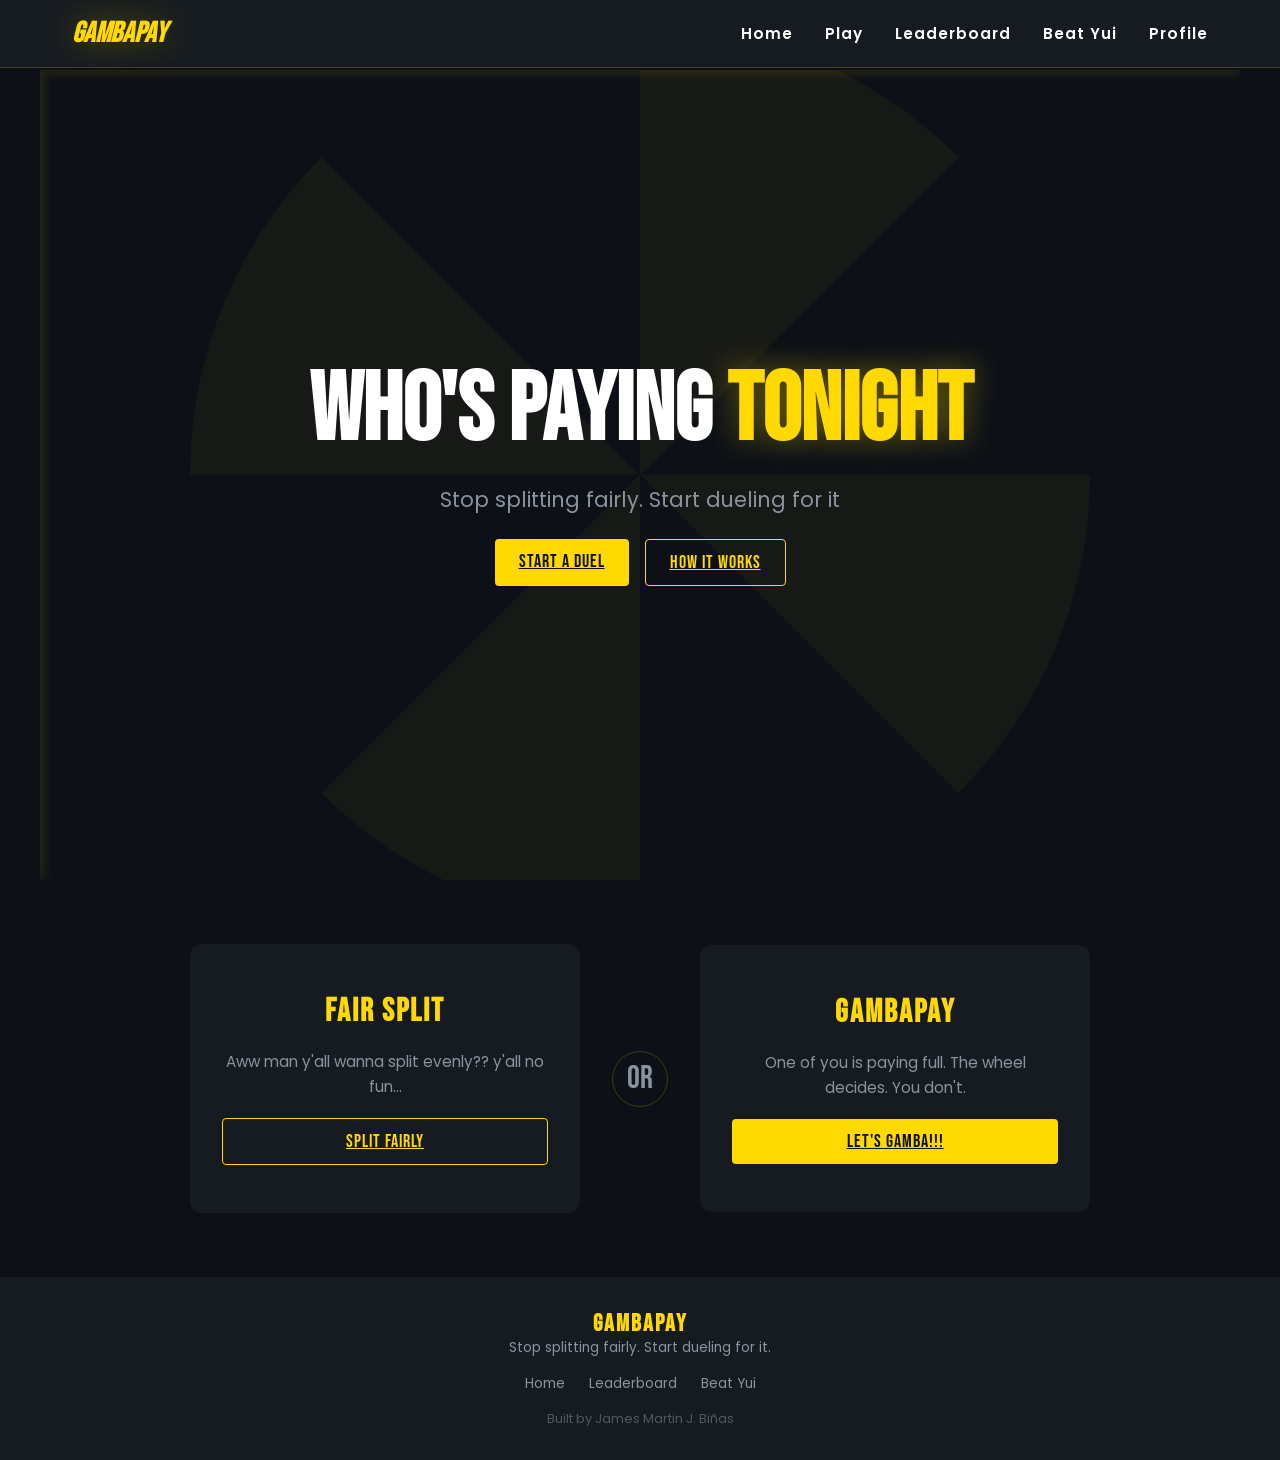
<file: index.html>
<!DOCTYPE html>
<html lang="en">
<head>
    <meta charset="UTF-8">
    <meta name="viewport" content="width=device-width, initial-scale=1.0">
    <title>GambaPay - Spin. Duel. Pay.</title>
    <link rel="stylesheet" href="css/style.css">
    <link rel="stylesheet" href="css/index.css">
</head>
<body>
    <header>
        <nav class="navbar">
            <div class="logo">GambaPay</div>
            <ul class="nav-links">
                <li><a href="index.html">Home</a></li>
                <li><a href="duel.html">Play</a></li>
                <li><a href="leaderboard.html">Leaderboard</a></li>
                <li><a href="yui.html">Beat Yui</a></li>
                <li><a href="profile.html">Profile</a></li>
            </ul>
        </nav>
    </header>

    <main>
        <section id="hero">
            <div class="hero-ghost-wheel"></div>
            <div class="scanline-h"></div>
            <div class="scanline-v"></div>
            <div class="scanline-d"></div>
            
            <div class="hero-content">
                <h1>Who's Paying <span>Tonight</span></h1>
                <p>Stop splitting fairly. Start dueling for it</p>
                <div class="hero-buttons">
                    <a href="app.html" class="btn-primary">Start a duel</a>
                    <a href="#how-it-works" class="btn-secondary">How it works</a>
                </div>
            </div>
        </section>

        <section id="choice">
            <div class="choice-container">

                <div class="choice-card fair-split">
                    <h2>Fair Split</h2>
                    <p>Aww man y'all wanna split evenly?? y'all no fun...</p>
                    <a href="#" class="btn-secondary">Split Fairly</a>
                </div>

                <div class="choice-divider">
                    <span>OR</span>
                </div>

                <div class="choice-card gambaPay-split">
                    <h2>GambaPay</h2>
                    <p>One of you is paying full. The wheel decides. You don't.</p>
                    <a href="app.html" class="btn-primary">Let's Gamba!!!</a>
                </div>
            </div>
        </section>

    </main>


    <footer id="footer">
        <div class="footer-container">

            <div class="footer-brand">
                <h3>GambaPay</h3>
                <p>Stop splitting fairly. Start dueling for it.</p>
            </div>

            <div class="footer-links">
                <a href="index.html">Home</a>
                <a href="leaderboard.html">Leaderboard</a>
                <a href="yui.html">Beat Yui</a>
            </div>

            <div class="footer-credit">
                <p id="footer-credit">Built by James Martin J. Biñas</p>
            </div>

        </div>
    </footer>

    <script src="js/global.js"></script>
</body>
</html>
</file>
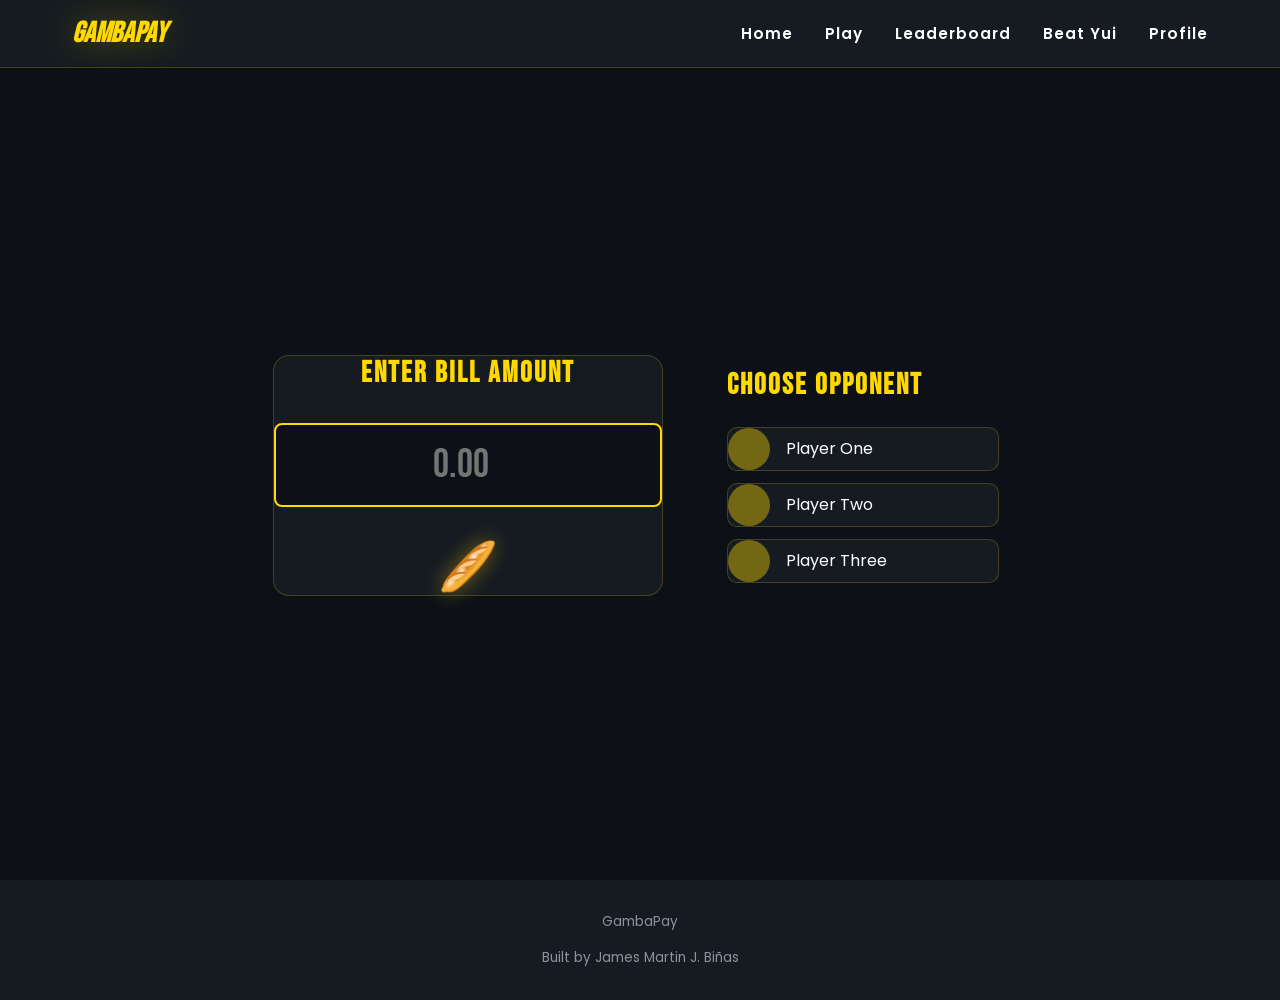
<file: app.html>
<!DOCTYPE html>
<html lang="en">
<head>
    <meta charset="UTF-8">
    <meta name="viewport" content="width=device-width, initial-scale=1.0">
    <title>Gamba - Play</title>
    <link rel="stylesheet" href="css/style.css">
    <link rel="stylesheet" href="css/app.css"
</head>
<body>
    <header>
        <nav class="navbar">
            <div class="logo">GambaPay</div>
            <ul class="nav-links">
                <li><a href="index.html">Home</a></li>
                <li><a href="app.html">Play</a></li>
                <li><a href="leaderboard.html">Leaderboard</a></li>
                <li><a href="yui.html">Beat Yui</a></li>
                <li><a href="profile.html">Profile</a></li>
            </ul>
        </nav>
    </header>

    <main>

        <section id="app-arena">

            <div class="slot-machine">
                <h2>Enter Bill Amount</h2>
                <div class="slot-display">
                    <input type="number" id="bill-input" placeholder="0.00">
                </div>
                <button class="btn-lever">🥖</button>
            </div>

            <div class="friend-list">
                <h2>Choose Opponent</h2>
                <div class="friend-scroll">
                    <div class="friend-card">
                        <div class="friend-avatar"></div>
                        <div class="friend-name">Player One</div>
                    </div>
                    <div class="friend-card">
                        <div class="friend-avatar"></div>
                        <div class="friend-name">Player Two</div>
                    </div>
                    <div class="friend-card">
                        <div class="friend-avatar"></div>
                        <div class="friend-name">Player Three</div>
                    </div>
                </div>
            </div>
        </section>
        <div class="popup hidden" id="friend-popup">
            <div class="popup-card">
                <div class="popup-avatar"></div>
                <div class="popup-name">Player Name</div>
                <div class="popup-buttons">
                    <button class="btn-message">Send Message</button>
                    <button class="btn-pay">Pay</button>
                    <button class="btn-duel">Duel Challenge</button>
                </div>
                <button class="btn-close">X</button>
            </div>
        </div>
    </main>

    <footer id="footer">
        <div class="footer-container">
            <div class="footer-brand">GambaPay</div>
            <p class="footer-credit">Built by James Martin J. Biñas</p>
        </div>
    </footer>

    <script src="js/global.js"></script>
    <script src="js/app.js"></script>
</body>
</html>
</file>
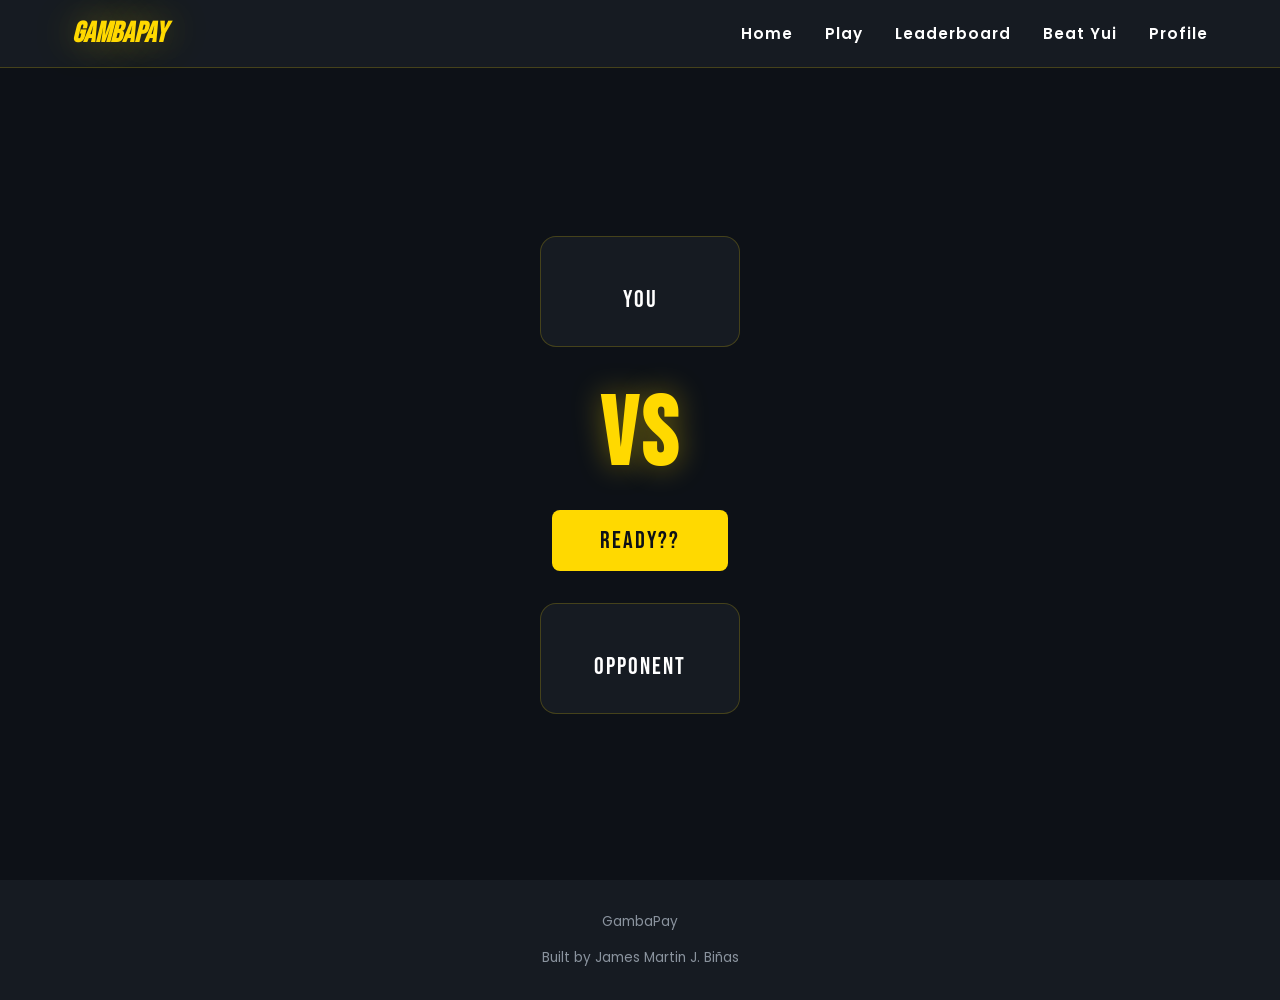
<file: duel.html>
<!DOCTYPE html>
<html lang="en">
<head>
    <meta charset="UTF-8">
    <meta name="viewport" content="width=device-width, initial-scale=1.0">
    <title>GambaPay - Duel</title>
    <link rel="stylesheet" href="css/style.css">
    <link rel="stylesheet" href="css/duel.css">
</head>
<body>
    <header>
    <nav class="navbar">
        <div class="logo">GambaPay</div>
        <ul class="nav-links">
             <li><a href="index.html">Home</a></li>
            <li><a href="app.html">Play</a></li>
            <li><a href="leaderboard.html">Leaderboard</a></li>
            <li><a href="yui.html">Beat Yui</a></li>
            <li><a href="profile.html">Profile</a></li>
        </ul>
    </nav>
    </header>

    <main>

        <section id="faceoff">
            <div class="player-card left">
                <div class="player-avatar"></div>
                <div class="player-name">You</div>
            </div>

            <div id="faceoff-center">
                <div class="vs-divider">
                    <h1>Vs</h1>
                </div>
                <button class="btn-ready">READY??</button>
            </div>

             <div id="inline-countdown" class="hidden">
                <div class="countdown-number">3</div>
             </div>

             <div class="player-card right">
                <div class="player-avatar"></div>
                <div class="player-name">Opponent</div>
            </div>
</section>

        <section id="countdown" class="hidden">
            <div class="countdown-number">3</div>
        </section>

        <section id="wheel-stage" class="hidden">

            <div class="slice-picker">
                <button class="btn-slices active" id="slices-8">8 Slices</button>
                <button class="btn-slices" id="slices-16">16 Slices</button>
            </div>

            <div class="wheel-container">
                <div class="pizza-wheel" id="pizza-wheel">
                </div>
                <div class="wheel-pointer">▼</div>
            </div>

            <button class="btn-spin" id="btn-spin">SPIN!!</button>

            <div class="player-labels">
                <div class="label-left">You</div>
                <div class="label-right">Opponent</div>
            </div>

            <div class="result-screen hidden" id="result-screen">
                <h2 class="result-message">Winner!!</h2>
                <div class="amount-display">You pay: $0.00</div>
                <div id="yui-duel-quote" class="hidden"></div>
                <button class="btn-confirm hidden">Confirm Payment</button>
                <button class="btn-play-again hidden">Play Again</button>
            </div>
        </section>
    </main>

    <footer id="footer">
        <div class="footer-container">
            <div class="footer-brand">GambaPay</div>
            <p class="footer-credit">Built by James Martin J. Biñas</p>
        </div>
    </footer>

    <script src="js/global.js"></script>
    <script src="js/duel.js"></script>
</body>
</html>
</file>
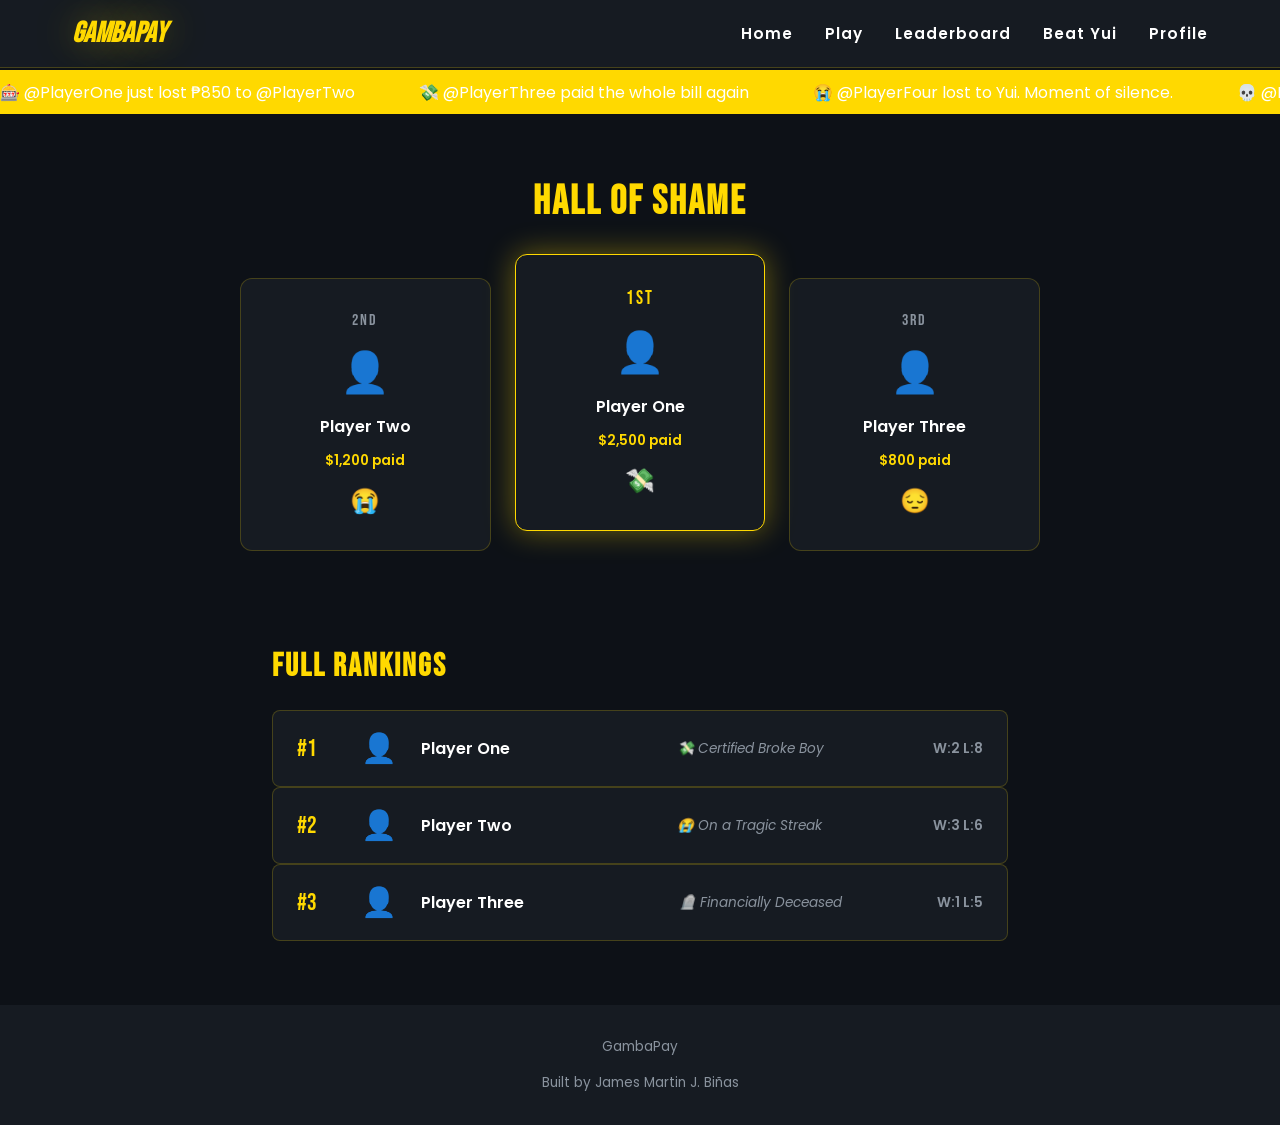
<file: leaderboard.html>
<!DOCTYPE html>
<html lang="en">
<head>
    <meta charset="UTF-8">
    <meta name="viewport" content="width=device-width, initial-scale=1.0">
    <title>GambaPay - Leaderboard</title>
    <link rel="stylesheet" href="css/style.css">
    <link rel="stylesheet" href="css/leaderboard.css">
</head>
<body>
    <header>
        <nav class="navbar">
            <div class="logo">GambaPay</div>
            <ul class="nav-links">
                <li><a href="index.html">Home</a></li>
                <li><a href="app.html">Play</a></li>
                <li><a href="leaderboard.html">Leaderboard</a></li>
                <li><a href="yui.html">Beat Yui</a></li>
                <li><a href="profile.html">Profile</a></li>
            </ul>
        </nav>
    </header>

    <main>
        
        <div class="live-ticker">
            <div class="ticker-track">
                 <span>🎰 @PlayerOne just lost ₱850 to @PlayerTwo</span>
                 <span>💸 @PlayerThree paid the whole bill again</span>
                 <span>😭 @PlayerFour lost to Yui. Moment of silence.</span>
                 <span>💀 @PlayerFive is Financially Deceased</span>
            </div>
        </div>

        <section id="podium">
            <h2>Hall of Shame</h2>
            <div class="podium-container">

                <div class="shame-card second">
                    <div class="shame-rank">2nd</div>
                    <div class="shame-avatar">👤</div>
                    <div class="shame-username">Player Two</div>
                    <div class="shame-amount">$1,200 paid</div>
                    <div class="shame-trophy">😭</div>
                </div>

                <div class="shame-card first">
                    <div class="shame-rank">1st</div>
                    <div class="shame-avatar">👤</div>
                    <div class="shame-username">Player One</div>
                    <div class="shame-amount">$2,500 paid</div>
                    <div class="shame-trophy">💸</div>
                </div>

                 <div class="shame-card third">
                    <div class="shame-rank">3rd</div>
                    <div class="shame-avatar">👤</div>
                    <div class="shame-username">Player Three</div>
                    <div class="shame-amount">$800 paid</div>
                    <div class="shame-trophy">😔</div>
                </div>
                
            </div>
        </section>

        <section id="rankings">
            <h2>Full Rankings</h2>
            <div class="rankings-list">
                
                <div class="rank-row">
                    <div class="rank-number">#1</div>
                    <div class="rank-avatar">👤</div>
                    <div class="rank-username">Player One</div>
                    <div class="rank-mock">💸 Certified Broke Boy</div>
                    <div class="rank-stats">W:2 L:8</div>
                 </div>

                <div class="rank-row">
                    <div class="rank-number">#2</div>
                    <div class="rank-avatar">👤</div>
                    <div class="rank-username">Player Two</div>
                    <div class="rank-mock">😭 On a Tragic Streak</div>
                    <div class="rank-stats">W:3 L:6</div>
                </div>

                <div class="rank-row">
                    <div class="rank-number">#3</div>
                    <div class="rank-avatar">👤</div>
                    <div class="rank-username">Player Three</div>
                    <div class="rank-mock">🪦 Financially Deceased</div>
                    <div class="rank-stats">W:1 L:5</div>
                </div>

            </div>
        </section>
    </main>

    <footer id="footer">
        <div class="footer-container">
            <div class="footer-brand">GambaPay</div>
            <p class="footer-credit">Built by James Martin J. Biñas</p>
        </div>
    </footer>

    <script src="js/global.js"></script>
    <script src="js/leadeboard.js"></script>
</body>
</html>
</file>
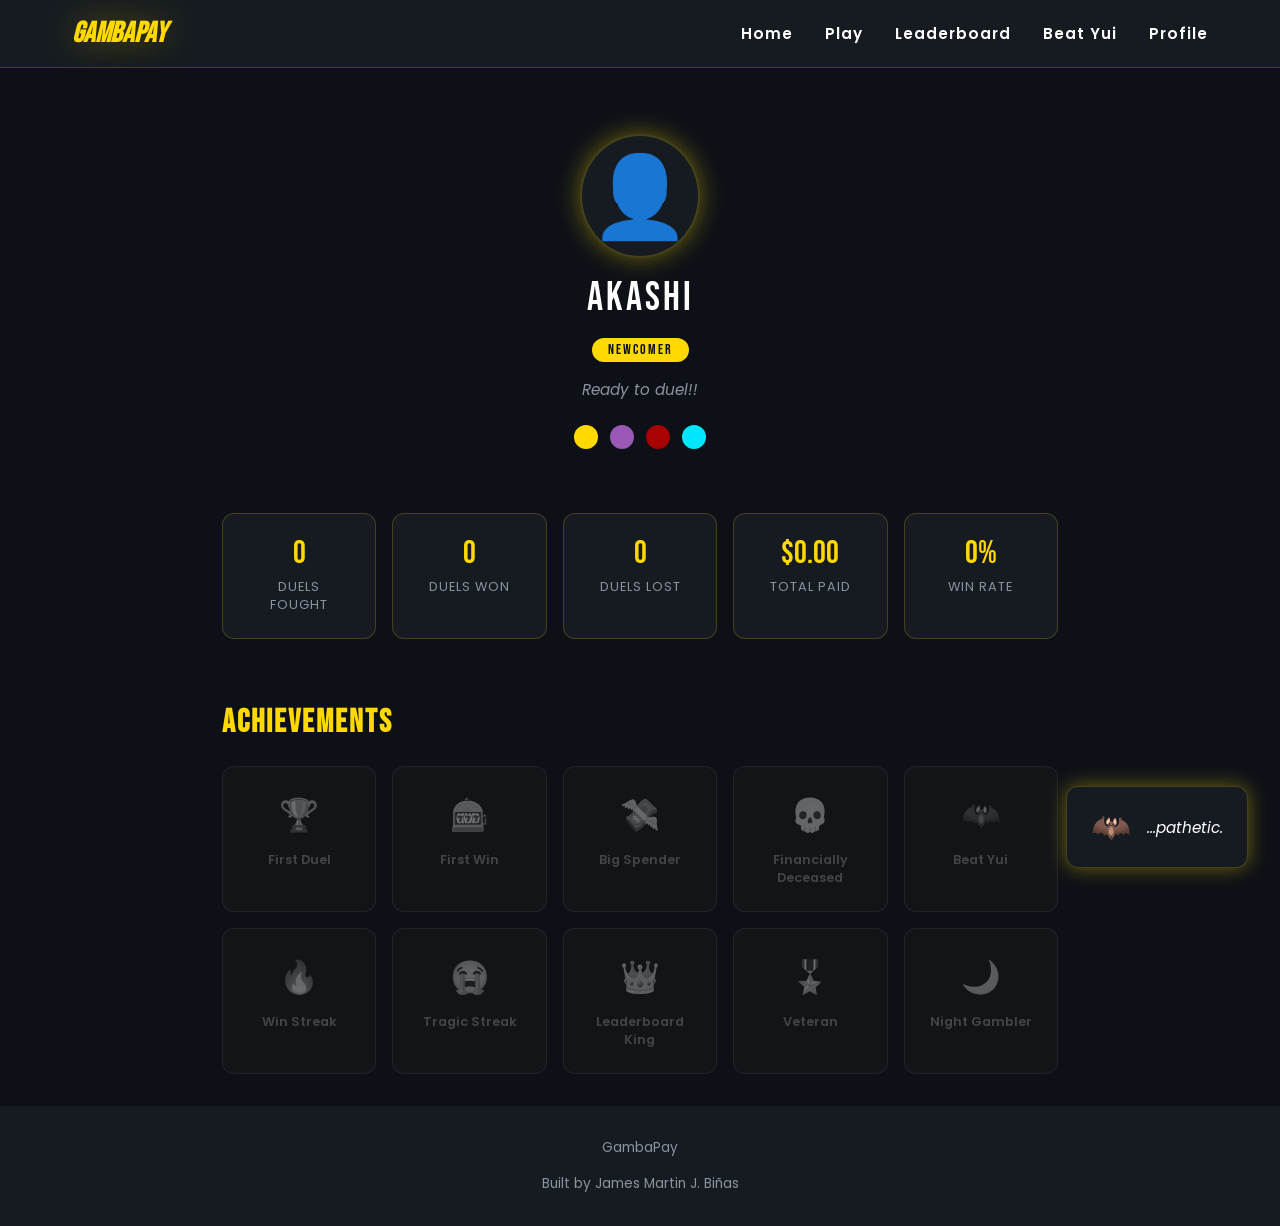
<file: profile.html>
<!DOCTYPE html>
<html lang="en">
<head>
    <meta charset="UTF-8">
    <meta name="viewport" content="width=device-width, initial-scale=1.0">
    <title>GambaPay - Profile</title>
    <link rel="stylesheet" href="css/style.css">
    <link rel="stylesheet" href="css/profile.css">
</head>
<body>
    <header>
        <nav class="navbar">
            <div class="logo">GambaPay</div>
            <ul class="nav-links">
                <li><a href="index.html">Home</a></li>
                <li><a href="app.html">Play</a></li>
                <li><a href="leaderboard.html">Leaderboard</a></li>
                <li><a href="yui.html">Beat Yui</a></li>
                <li><a href="profile.html">Profile</a></li>
            </ul>
        </nav>
    </header>

    <main>

        <section id="profile-hero">
            <div class="avatar">👤</div>
            <div class="username">Akashi</div>
            <div class="title-badge">Newcomer</div>
            <div class="status-message">Ready to duel!!</div>

            <div class="theme-picker">
                <div class="theme-dot default" data-theme="default"></div>
                <div class="theme-dot royal" data-theme="phantom"></div>
                <div class="theme-dot demon" data-theme="crimson"></div>
                <div class="theme-dot frost" data-theme="ghost"></div>
            </div>
        </section>

        <section id="profile-stats">
            <div class="stat-card">
                <div class="stat-number" id="stat-games">0</div>
                <div class="stat-label">Duels Fought</div>
            </div>
            <div class="stat-card">
                <div class="stat-number" id="stat-wins">0</div>
                <div class="stat-label">Duels Won</div>
            </div>
            <div class="stat-card">
                <div class="stat-number" id="stat-losses">0</div>
                <div class="stat-label">Duels Lost</div>
            </div>
            <div class="stat-card">
                <div class="stat-number" id="stat-paid">$0.00</div>
                <div class="stat-label">Total Paid</div>
            </div>
            <div class="stat-card">
                <div class="stat-number" id="stat-winrate">0%</div>
                <div class="stat-label">Win Rate</div>
            </div>
        </section>

        <section id="achievements">
            <h2>achievements</h2>
            <div class="achievements-grid">
                <div class="achievements-card locked">
                    <div class="achievements-icon">🏆</div>
                    <div class="achievements-name">First Duel</div>
                </div>
                 <div class="achievements-card locked">
                    <div class="achievements-icon">🎰</div>
                    <div class="achievements-name">First Win</div>
                </div>
                 <div class="achievements-card locked">
                    <div class="achievements-icon">💸</div>
                    <div class="achievements-name">Big Spender</div>
                </div>
                 <div class="achievements-card locked">
                    <div class="achievements-icon">💀</div>
                    <div class="achievements-name">Financially Deceased</div>
                </div>
                 <div class="achievements-card locked">
                    <div class="achievements-icon">🦇</div>
                    <div class="achievements-name">Beat Yui</div>
                </div>
                 <div class="achievements-card locked">
                    <div class="achievements-icon">🔥</div>
                    <div class="achievements-name">Win Streak</div>
                </div>
                 <div class="achievements-card locked">
                    <div class="achievements-icon">😭</div>
                    <div class="achievements-name">Tragic Streak</div>
                </div>
                 <div class="achievements-card locked">
                    <div class="achievements-icon">👑</div>
                    <div class="achievements-name">Leaderboard King</div>
                </div>
                 <div class="achievements-card locked">
                    <div class="achievements-icon">🎖️</div>
                    <div class="achievements-name">Veteran</div>
                </div>
                <div class="achievements-card locked">
                    <div class="achievements-icon">🌙</div>
                    <div class="achievements-name">Night Gambler</div>
                </div>
            </div>
        </section>

        <div class="yui-easter-egg hidden" id="yui-easter-egg">
            <div class="yui-avatar">🦇</div>
            <div class="yui-message">...pathetic.</div>
        </div>
    </main>

    <footer id="footer">
        <div class="footer-container">
            <div class="footer-brand">GambaPay</div>
            <p class="footer-credit">Built by James Martin J. Biñas</p>
        </div>
    </footer>

    <script src="js/global.js"></script>
    <script src="js/profile.js"></script>
</body>
</html>
</file>
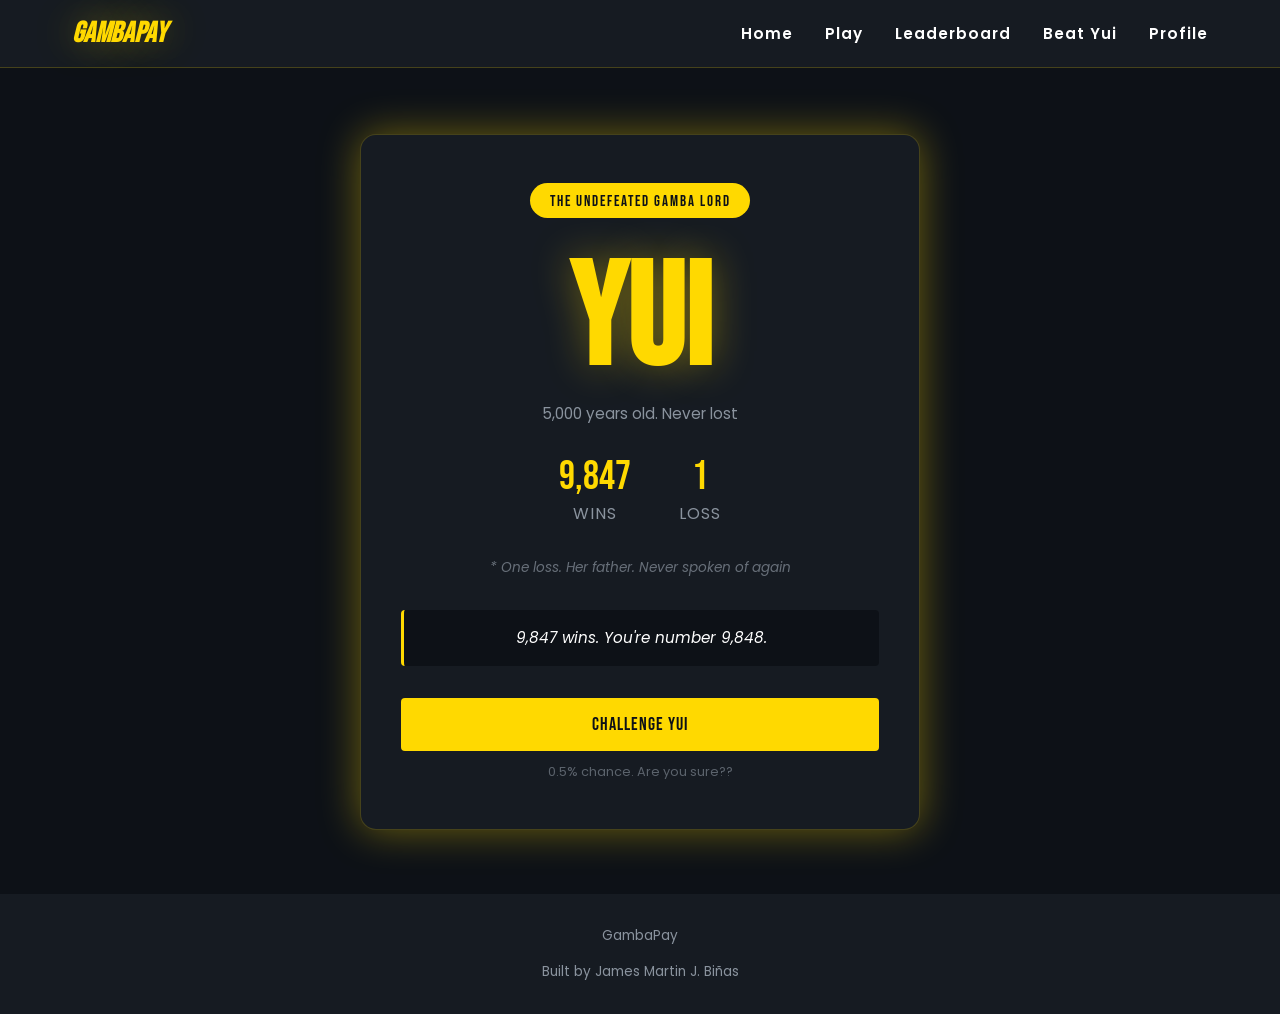
<file: yui.html>
<!DOCTYPE html>
<html lang="en">
<head>
    <meta charset="UTF-8">
    <meta name="viewport" content="width=device-width, initial-scale=1.0">
    <title>GambaPay - Beat Yui</title>
    <link rel="stylesheet" href="css/style.css">
    <link rel="stylesheet" href="css/yui.css">
</head>
<body>
    <header>
        <nav class="navbar">
            <div class="logo">GambaPay</div>
            <ul class="nav-links">
                <li><a href="index.html">Home</a></li>
                <li><a href="app.html">Play</a></li>
                <li><a href="leaderboard.html">Leaderboard</a></li>
                <li><a href="yui.html">Beat Yui</a></li>
                <li><a href="profile.html">Profile</a></li>
            </ul>
        </nav>
    </header>

    <main>
        <section id="yui-arena">

            <div class="yui-card">
                <div class="yui-status">
                    <span class="yui-title">The Undefeated Gamba Lord</span>
                </div>

                <div class="yui-identity">
                    <h1>YUI</h1>
                    <p class="yui-age">5,000 years old. Never lost</p>
                </div>

                <div class="yui-record">
                    <div class="record-item">
                        <span class="record-num">9,847</span>
                        <span class="record-label">Wins</span>
                    </div>
                    <div class="record-item">
                        <span class="record-num">1</span>
                        <span class="record-label">Loss</span>
                    </div>
                </div>

                <div class="yui-lore">
                        <p>* One loss. Her father. Never spoken of again</p>
                </div>

                <div class="yui-dialogue">
                        <p id="yui-quote">"Did you really think today was the day?? Cute."</p>

                </div>

                <div class="yui-challenge">
                        <button class="btn-primary" id="btn-challenge-yui">Challenge Yui</button>
                        <p class="yui-warning">0.5% chance. Are you sure??</p>
                </div>
            </div>
        </section>
    </main>

    <footer id="footer">
        <div class="footer-container">
            <div class="footer-brand">GambaPay</div>
            <p class="footer-credit">Built by James Martin J. Biñas</p>
        </div>

    </footer>

    <script src="js/global.js"></script>
    <script src="js/yui.js"></script>
</body>
</html>
</file>
<file: css/style.css>
@import url('https://fonts.googleapis.com/css2?family=Bebas+Neue&family=Poppins:wght@400;600;700&display=swap');

* {
    margin: 0;
    padding: 0;
    box-sizing: border-box;
}

body{
    background-color: var(--bg-primary);
    color: var(--text-primary);
    font-family: 'Poppins', sans-serif;
    min-height: 100vh;
    padding-top: 70px;
}
.logo{
    color: var(--accent);
    text-shadow: 0 0 40px var(--accent-glow);
    font-family: 'Bebas Neue', sans-serif;
    font-weight: 700;
    font-style: italic;
}
header{
    position: fixed;
    top: 0;
    left: 0;
    width: 100%;
    z-index: 1000;
    background-color: var(--bg-secondary);
    border-bottom: 1px solid var(--border-color);
}

.navbar{
    display: flex;
    justify-content: space-between;
    align-items: center;
    padding: 1rem 2rem;
    max-width: 1200px;
    margin: 0 auto;
}

footer{
    background-color: var(--bg-secondary);
    border-top: 1px solid var(--border-color);
    text-align: center;
    padding: 1.5rem 2rem;
    font-family: 'Poppins', sans-serif;
    font-size: 0.85rem;
    color: var(--text-secondary);
}

#footer{
    background-color: var(--bg-secondary);
    border-top: 1p solid var(--border-color);
    padding: 2rem;
}

.footer-container{
    max-width: 1200px;
    margin: 0 auto;
    display: flex;
    flex-direction: column;
    align-items: center;
    gap: 1rem;
    text-align: center;
}

.footer-brand h3{
    font-family: 'Bebas Neue', sans-serif;
    font-size: 1.5rem;
    color: var(--accent);
    letter-spacing: 2px;
}

.footer-brand p{
    font-family: 'Poppins', sans-serif;
    font-size: 0.85rem;
    color: var(--text-secondary);
}

.footer-links{
    display: flex;
    gap: 1.5rem;
    flex-wrap: wrap;
    justify-content: center;
}

.footer-links a{
    font-family: 'Poppins', sans-serif;
    font-size: 0.85rem;
    color: var(--text-secondary);
    text-decoration: none;
    transition: color 0.3s;
}

.footer-links a:hover{
    color: var(--accent);
}

#footer-credit{
    font-family: 'Poppins', sans-serif;
    font-size: 0.8rem;
    color: var(--text-secondary);
    opacity: 0.5;
}

.btn-primary{
    background-color: var(--accent);
    color: var(--bg-primary);
    border: none;
    padding: 0.75rem 1.5rem;
    font-family: 'Bebas Neue', sans-serif;
    font-size: 1.1rem;
    letter-spacing: 1px;
    cursor: pointer;
    border-radius: 4px;
    transition: box-shadow 0.3s, transform 0.2;
}

.btn-spin{
    background-color: var(--accent);
    color: var(--bg-primary);
    border: none;
    padding: 0.75rem 1.5rem;
    font-family: 'Bebas Neue', sans-serif;
    font-size: 1.1rem;
    letter-spacing: 1px;
    cursor: pointer;
    border-radius: 4px;
    transition: box-shadow 0.3s, transform 0.2;
}

.btn-primary:hover{
    box-shadow: 0 0 16px var(--accent-glow);
    transform: scale(1.03);
}

.btn-secondary{
    background-color: transparent;
    color: var(--accent);
    border: 1px solid var(--accent);
    padding: 0.75rem 1.5rem;
    font-family: 'Bebas Neue', sans-serif;
    font-size: 1.1rem;
    letter-spacing: 1px;
    cursor: pointer;
    border-radius: 4px;
    transition: box-shadow 0.3s, background-color 0.3s;
}

.btn-secondary:hover{
    background-color: var(--accent-glow);
    box-shadow: 0 0 12px var(--accent-glow);
}

section{
    max-width: 1200px;
    margin: 0 auto;
    padding: 3rem 2rem;
}

.card{
    background-color: var(--bg-secondary);
    border: 1px solid var(--border-color);
    padding: 1.5rem;
    transition: box-shadow 0.3;    
}

.card:hover{
    box-shadow: 0 0 20px var(--accent-glow);
}

.logo{
    font-family: 'Bebas Neue', sans-serif;
    font-size: 1.8rem;
    color: var(--accent);
}

.nav-links{

    list-style: none;
    display: flex;
    gap: 2rem;
}

.nav-links a{
    font-family: 'Poppins', sans-serif;
    color: var(--text-primary);
    text-decoration: none;
    font-size: 0.95rem;
    font-weight: 600;
    letter-spacing: 1px;
    display: inline-block;
    transition: color 0.3s, transform 0.5s ease-in-out;
}

.nav-links a:hover{
    color: var(--accent);
    transform: scale(1.2) translate(3px, -5px);
}


:root {
    --bg-primary: hsl(216, 28%, 7%);
    --bg-secondary: hsl(215, 21%, 11%);
    --accent: hsl(51, 100%, 50%);
    --accent-glow: hsla(51, 100%, 50%, 0.4);
    --text-primary: hsl(0, 0%, 100%);
    --text-secondary: hsl(212, 9%, 58%);
    --border-color: hsla(51, 100%, 50%, 0.2);
}


[data-theme="crimson"] {
    --bg-primary: hsl(0, 100%, 2%);
    --bg-secondary: hsl(0, 100%, 5%);
    --accent: hsl(0, 100%, 27%);
    --accent-glow: hsla(0, 100%, 27%, 0.4);
    --text-primary: hsl(0, 0%, 100%);
    --text-secondary: #9f5050;
    --border-color: hsla(0, 100%, 27%, 0.2);
}


[data-theme="phantom"] {
    --bg-primary: hsl(270, 100%, 3%);
    --bg-secondary: hsl(270, 100%, 7%);
    --accent: hsl(283, 39%, 53%);
    --accent-glow: hsla(283, 39%, 53%, 0.4);
    --text-primary: hsl(0, 0%, 100%);
    --text-secondary: hsl(271, 27%, 61%);
    --border-color: hsla(283, 39%, 53%, 0.2);
}


[data-theme="ghost"] {
    --bg-primary: hsl(191, 100%, 3%);
    --bg-secondary: hsl(190, 100%, 6%);
    --accent: hsl(186, 100%, 50%);
    --accent-glow: hsla(186, 100%, 50%, 0.4);
    --text-primary: hsl(0, 0%, 100%);
    --text-secondary: hsl(190, 38%, 50%);
    --border-color: hsla(186, 100%, 50%, 0.2);
}


[data-theme="venom"] {
    --bg-primary: hsl(120, 100%, 3%);
    --bg-secondary: hsl(120, 100%, 5%);
    --accent: hsl(111, 100%, 54%);
    --accent-glow: hsla(111, 100%, 54%, 0.4);
    --text-primary: hsl(0, 0%, 100%);
    --text-secondary: hsl(120, 33%, 47%);
    --border-color: hsla(111, 100%, 54%, 0.2);
}
</file>
<file: css/index.css>
#hero{
    min-height: 90vh;
    display: flex;
    justify-content: center;
    align-items: center;
    text-align: center;
    padding: 4rem 2rem;
    position: relative;
    overflow: hidden;
}

.hero-content {
    position: relative;
    z-index: 2;
}

.hero-ghost-wheel {
    position: absolute;
    width: clamp(400px, 80vw, 900px);
    height: clamp(400px, 80vw, 900px);
    border-radius: 50%;
    background: conic-gradient(
        var(--accent) 0deg 45deg,
        transparent 45deg 90deg,
        var(--accent) 90deg 135deg,
        transparent 135deg 180deg,
        var(--accent) 180deg 225deg,
        transparent 225deg 270deg,
        var(--accent) 270deg 315deg,
        transparent 315deg 360deg
    );
    opacity: 0.04;
    animation: ghostSpin 25s linear infinite;
    pointer-events: none;
    z-index: 0;
}

@keyframes ghostSpin {
    from { transform: rotate(0deg); }
    to { transform: rotate(360deg); }
}

.scanline-h,
.scanline-v,
.scanline-d {
    position: absolute;
    inset: 0;
    pointer-events: none;
    overflow: hidden;
    z-index: 1;
}

/* HORIZONTAL LINE — left to right */
.scanline-h::before {
    content: '';
    position: absolute;
    width: 3px;
    height: 100%;
    top: 0;
    left: -3px;
    background: var(--accent);
    box-shadow: 0 0 12px var(--accent-glow);
    animation: scanH 3s linear infinite;
}

@keyframes scanH {
    from { transform: translateX(0); }
    to { transform: translateX(100vw); }
}

/* VERTICAL LINE — top to bottom */
.scanline-v::before {
    content: '';
    position: absolute;
    width: 100%;
    height: 3px;
    top: -3px;
    left: 0;
    background: var(--accent);
    box-shadow: 0 0 12px var(--accent-glow);
    animation: scanV 4s linear infinite;
}

@keyframes scanV {
    from { transform: translateY(0); }
    to { transform: translateY(100vh); }
}

.scanline-d::before {
    content: '';
    position: absolute;
    width: 3px;
    height: 200%;
    top: -180%;
    left: 0;
    background: var(--accent);
    box-shadow: 0 0 12px var(--accent-glow);
    transform-origin: top center;
    transform: rotate(45deg) translateX(-50vw);
    animation: scanD 5s linear infinite;
}

@keyframes scanD {
    from { transform: rotate(45deg) translateX(-50vw); }
    to { transform: rotate(45deg) translateX(150vw); }
}

.hero-content h1 span {
    display: inline-block;
    animation: glitch 5s infinite;
}

@keyframes glitch {
    0%, 88%, 100% {
        text-shadow: 0 0 30px var(--accent-glow);
        transform: translate(0);
    }
    89% {
        text-shadow: -3px 0 #ff0080, 3px 0 #00ffff;
        transform: translate(-2px, 1px);
    }
    90% {
        text-shadow: 3px 0 #ff0080, -3px 0 #00ffff;
        transform: translate(2px, -1px);
    }
    91% {
        text-shadow: 0 0 30px var(--accent-glow);
        transform: translate(0);
    }
    92% {
        text-shadow: -4px 0 #ff0080, 4px 0 #00ffff;
        transform: translate(3px, 2px);
    }
    93% {
        text-shadow: 0 0 30px var(--accent-glow);
        transform: translate(0);
    }
}

@keyframes lightning {
    0%, 82%, 100% {
        box-shadow: none;
        color: var(--text-secondary);
        border-color: var(--border-color);
    }
    83% {
        box-shadow: 0 0 20px var(--accent), 0 0 40px var(--accent);
        color: var(--accent);
        border-color: var(--accent);
    }
    84% {
        box-shadow: none;
        color: var(--text-secondary);
        border-color: var(--border-color);
    }
    85% {
        box-shadow: 0 0 30px var(--accent), 0 0 70px var(--accent);
        color: var(--accent);
        border-color: var(--accent);
    }
    86% {
        box-shadow: none;
        color: var(--text-secondary);
        border-color: var(--border-color);
    }
}

.choice-divider span {
    animation: lightning 4s ease-in-out infinite;
}

.hero-content{
    display: flex;
    flex-direction: column;
    align-items: center;
    gap: 1.5rem;
    max-width: 700px;
}

.hero-content h1{
    font-family: "Bebas Neue", sans-serif;
    font-size: clamp(3rem, 10vw, 6rem);
    color: var(--text-primary);
    line-height: 1;
}

.hero-content h1 span{
    color: var(--accent);
    text-shadow: 0 0 30px var(--accent-glow);
}

.hero-content p{
    font-family: 'Poppins', sans-serif;
    font-size: clamp(1rem, 2.5vw, 1.3rem);
    color: var(--text-secondary);
}

.hero-buttons{
    display: flex;
    gap: 1rem;
    flex-wrap: wrap;
    justify-content: center;
}

#choice{
    padding: 4rem 2rem;
}

.choice-container{
    display: flex;
    align-items: center;
    justify-content: center;
    gap: 2rem;
    max-width: 900px;
    margin: 0 auto;
    flex-wrap: wrap;
}

.choice-card{
    background-color: var(--bg-secondary);
    border: 1p solid var(--border-color) ;
    border-radius: 12px;
    padding: 3rem 2rem;
    text-align: center;
    flex: 1;
    min-width: 260px;
    display: flex;
    flex-direction: column;
    gap: 1.2rem;
    transition: box-shadow 0.3s;
}

.choice-card:hover{
    box-shadow: 0 0 24px var(--accent-glow);
}

.choice-card h2{
    font-family: 'Bebas Neue', sans-serif;
    font-size: 2rem;
    color: var(--accent);
    letter-spacing: 2px;
}

.choice-card p{
    font-family: 'Poppins', sans-serif;
    font-size: 0.95rem;
    color: var(--text-secondary);
    line-height: 1.6;
}

.choice-divider{
    display: flex;
    align-items: center;
    justify-content: center;
    flex-shrink: 0;
}

.choice-divider span{
    font-family: 'Bebas Neue',sans-serif;
    font-size: 2rem;
    color: var(--text-secondary);
    border: 1px solid var(--border-color);
    border-radius: 50%;
    width: 56px;
    height: 56px;
    display: flex;
    align-items:center ;
    justify-content: center;
}
</file>
<file: css/app.css>
#app-arena{
    min-height: 90vh;
    display: flex;
    justify-content: center;
    align-items: center;
    gap: 4rem;
    padding: 4rem 2rem;
    flex-wrap: wrap;
}

.slot-machine{
    background-color: var(--bg-secondary);
    border: 1px solid var(--border-color);
    border-radius: 16px;
    display: flex;
    flex-direction: column;
    align-items: center;
    gap: 2rem;
    min-width: 320px;
    box-shadow: 0 0 30ps var(--accent-glow);
}

.slot-machine h2 {
    font-family: 'Bebas Neue', sans-serif;
    font-size: 1.8rem;
    color: var(--accent);
    letter-spacing: 2px;
}

.slot-display{
    background-color: var(--bg-primary);
    border: 2px solid var(--accent);
    border-radius: 8px;
    padding: 1rem 1.5rem;
    width: 100%;
}

.slot-display input{
    background-color: transparent;
    border: none;
    outline: none;
    width: 100%;

    font-family: 'Bebas Neue', sans-serif;
    font-size: 2.5rem;
    color: var(--accent);
    text-align: center;
    letter-spacing: 2;
}

.slos-display input::placeholder{
    color: var(--accent);
    opacity: 0.3;
}

.btn-lever{
    font-size: 3rem;
    background: none;
    border: none;
    cursor: pointer;
    transition: transform 0.2s;
    filter: drop-shadow(0 0 10px var(--accent-glow));
}

.btn-lever:hover{
    transform: scale(0.9) rotate(360deg);
}

.friend-list{
    display: flex;
    flex-direction: column;
    gap: 1.5rem;
    min-width: 280px;
    max-width: 369px;
}

.friend-list h2{
    font-family: 'Bebas Neue', sans-serif;
    font-size: 1.8rem;
    color: var(--accent);
    letter-spacing: 2px;
}

.friend-scroll{
    display: flex;
    flex-direction: column;
    gap: 0.75rem;
    max-height: 400px;
    overflow-y: auto;
    padding-right: 0.5rem;
}

.friend-scroll::-webkit-scrollbar {
    width: 4px;
}

.friend-scroll::-webkit-scrollbar-track{
    background: var(--bg-primary);
}

.friend-scroll::-webkit-scrollbar-thumb{
    background: var(--accent);
    border-radius: 999px;
}

.friend-card{
    background-color: var(--bg-secondary);
    border: 1px solid var(--border-color);
    border-radius: 10px;
    padding: 1 rem 1.5rem;
    display: flex;
    align-items: center;
    gap: 1rem;
    cursor: pointer;
    transition:  box-shadow 0.3, border-color 0.3;
}

.friend-card:hover{
    box-shadow: 0 0 16px var(--accent-glow);
    border-color: var(--accent);
}

.friend-avatar{
    width: 42px;
    height: 42px;
    border-radius: 50%;
    background-color: var(--accent);
    opacity: 0.4;
    flex-shrink: 0;
}

.popup{
    position: fixed;
    inset: 0;
    background-color: hsla(0%, 0%, 0%, 0.7);
    display: flex;
    justify-content: center;
    align-items: center;
    z-index: 2000;
}

.popup.hidden{
    display: none;
}

.popup-card{
    background-color: var(--bg-secondary);
    border: 1px solid var(--border-color);
    border-radius: 16px;
    padding: 2.5rem;
    display: flex;
    flex-direction: column;
    align-items: center;
    gap: 1.5rem;
    min-width: 300px;
    box-shadow: 0 0 40px var(--accent-glow);
    position: relative;
}

.popup-avatar{
    width: 80px;
    height: 80px;
    border-radius: 50%;
    background-color: var(--accent);
    opacity: 0.4;
}

.popup-name{
    font-family: 'Bebas Neue', sans-serif;
    font-size: 1.8em;
    color: var(--text-primary);
    letter-spacing: 2px;
}

.popup-button{
    display: flex;
    flex-direction: column;
    gap: 0.75rem;
    width: 100%;   
}

.btn-message{
    font-family: 'Poppins', sans-serif;
    font-size: 0.9rem;
    color: var(--text-secondary);
    background-color: transparent;
    border: 1px solid var(--border-color);
    padding: 0.75rem;
    border-radius: 8px;
    cursor: pointer;
    transition: border-color 0.3s, color 0.3s;
}

.btn-message:hover{
    border-color: var(--accent);
    color: var(--accent);
}

.btn-pay{
    background-color: transparent;
    border: 1px solid var(--border-color);
    color: var(--accent);
    padding: 0.75rem;
    border-radius: 8px;
    font-family: 'Poppins', sans-serif;
    font-size: 0.9rem;
    cursor: pointer;

    transition: box-shadow 0.3s;
}

.btn-pay:hover{
    box-shadow: 0 0 12px var(--accent-glow);
}

.btm-duel{
    background-color: var(--accent);
    border:none;
    color: var(--bg-primary);
    padding: 0.75rem;
    border-radius: 8px;
    font-family: 'Bebas Neue', sans-serif;
    font-size: 1.1rem;
    letter-spacing: 1px;
    cursor: pointer;
    transition: box-shadow 0.3s;
}

.btn-duel:hover{
    box-shadow: 0 0 16px var(--accent-glow);
}

.btn-close{
    position: absolute;
    top: 1rem;
    right: 1rem;
    background: none;
    border: none;
    color: var(--text-secondary);
    font-size: 1rem;
    cursor: pointer;
    font-family: 'Poppins', sans-serif;
    transition: color 0.3s;
}

.btn-close:hover{
    color: var(--accent);
}
</file>
<file: css/duel.css>
.hidden{
    display: none !important;
}

#faceoff{
    min-height: 90vh;
    display: flex;
    flex-direction: column;
    justify-content: center;
    align-items: center;
    gap: 2rem;
    padding: 4rem 2rem;
    position: relative;
}

#faceoff-center{
    text-align: center;
}

.player-card{
    background-color: var(--bg-secondary);
    border: 1px solid var(--border-color);
    border-radius: 16px;
    padding: 2rem 3rem;
    display: flex;
    flex-direction: column;
    align-items: center;
    gap: 1rem;
    min-width: 200px;
    transition: box-shadow 0.3s;
}

.player-card:hover{
    box-shadow: 0 0 24px var(--accent-glow);
}

.player-name{
    font-family: 'Bebas Neue', sans-serif;
    font-size: 1.5rem;
    color: var(--text-primary);
    letter-spacing: 2px;
}

.vs-divider h1{
    font-family: 'Bebas Neue', sans-serif;
    font-size: clamp(3rem, 10vw, 6rem);
    color: var(--accent);
    text-shadow: 0 0 30px var(--accent-glow);
    letter-spacing: 4px;
}

.btn-ready{
    background-color: var(--accent);
    color: var(--bg-primary);
    border: none;
    padding: 1rem 3rem;
    font-family: 'Bebas Neue',sans-serif;
    font-size: 1.5rem;
    letter-spacing: 2px;
    cursor: pointer;
    border-radius: 8px;
    transition: box-shadow 0.3s, transform 0.2s;
    margin-top: 1rem ;
}

#countdown{
    min-height: 90vh;
    display: flex;
    justify-content: center;
    align-items: center;
}

.countdown-number{
    font-family: 'Bebas Neue', sans-serif;
    font-size: clamp(8rem, 30vw, 20rem);
    color: var(--accent);
    text-shadow: 0 0 60px var(--accent-glow);
    line-height: 1;
    animation: pulse 1s ease-in-out infinite;
}

@keyframes pulse{
    0% {transform: scale(1); opacity: 1;}
    50% {transform: scale(1.2); opacity: 0.8;}
    100% {transform: scale(1); opacity: 1;}
}

#wheel-stage{
    min-height: 90vh;
    display: flex;
    flex-direction: column;
    justify-content: center;
    align-items: center;
    gap: 2rem;
    padding: 4rem 2rem;
}

.slice-picker{
    display: flex;
    gap: 1rem;
}

.btn-slices{
    background-color: transparent;
    border: 1px solid var(--border-color);
    color: var(--text-secondary);
    font-family: 'Poppins', sans-serif;
    font-size: 0.9rem;
    cursor: pointer;
    border-radius:999px;
    padding: 0.5rem 1.5rem;
    transition: border-color 0.3s, color 0.3s, background-color 0.3s;
}

.btn-slices.active{
    border-color: var(--accent);
    color: var(--accent);
    background-color: var(--accent-glow);
}

.wheel-container{
    position: relative;
    display: flex;
    justify-content: center;
    align-items: center;
}

.pizza-wheel{
    position: relative;
    width: clamp(280px, 65vw, 460px);
    height: clamp(280px, 65vw, 460px);
    border-radius: 50%;
    background: conic-gradient(
    var(--accent) 0deg 45deg,
    var(--bg-secondary) 45deg 90deg,
    var(--accent) 90deg 135deg,
    var(--bg-secondary) 135deg 180deg,
    var(--accent) 180deg 225deg,
    var(--bg-secondary) 225deg 270deg,
    var(--accent) 270deg 315deg,
    var(--bg-secondary) 315deg 360deg
   )border-box;
    border: 4px solid var(--border-color);
    box-shadow:  0 0 40px var(--accent-glow);
    transition:  transform 5s ease-out;
}

.slice-label {
    position: absolute;
    width: 100%;
    height: 100%;
    top: 0;
    left: 0;
    display: flex;
    justify-content: center;
    padding-top: 8%;
    font-family: 'Bebas Neue', sans-serif;
    font-size: 1rem;
    pointer-events: none;
    text-shadow:  0 0 4px black;
}

.wheel-pointer{
    position: absolute;
    top: -25px;
    font-size: 2rem;
    color: yellow;
    filter: drop-shadow(0 0 8px var(--accent-glow));
}

.player-labels{
    display: flex;
    justify-content: space-between;
    width: clamp(288px, 60vw, 480px);
    align-items: center;
}

.label-left,
label-right{
    font-family: 'Bebas Neue',sans-serif;
    font-size: 1.2rem;
    color: var(--text-secondary);
    letter-spacing: 1px;
}

.result-screen{
    background-color: var(--bg-secondary);
    border: 1px solid var(--border-color);
    border-radius: 16px;
    padding: 2.5rem;
    text-align: center;
    display: flex;
    flex-direction: column;
    align-items: center;
    gap: 1.5rem;
    min-width: 300px;
    box-shadow: 0 0 40px var(--accent-line);
}

.result-message{
    font-family: 'Bebas Neue', sans-serif;
    font-size: clamp(2rem, 6vh, 4rem);
    color: var(--accent);
    text-shadow: 0 0 20px var(--accent-glow);
    letter-spacing: 2px;
}

.amount-display{
    font-family: 'Poppins', sans-serif;
    font-size: 1.1rem;
    color: var(--text-primary);
    font-weight: 600;
}

.btn-confirm{
    background-color: var(--accent);
    color: var(--bg-primary);
    padding: 0.75rem 2rem;
    font-family: 'Bebas Neue', sans-serif;
    letter-spacing: 1px;
    border: none;
    cursor: pointer;
    border-radius: 8px;
    width: 100%;
    transition: box-shadow 0.3s;
}

.btn-confirm:hover{
    box-shadow: 0 0 16px var(--accent-glow);
}

.btn-play-again{
    background-color: transparent;
    color: var(--accent);
    border: 1px solid var(--accent);
    padding: 0.75rem 2rem;
    font-family: 'Bebas Neue', sans-serif;
    font-size: 1.2rem;
    letter-spacing: 1px;
    cursor: pointer;
    border-radius: 8px;
    width: 100%;
    transition: box-shadow 0.3s, background-color 0.3s;
}

.btn-play-again:hover{
    background-color: var(--accent-glow);
    box-shadow: 0 0 12px var(--accent-glow);
}

#result-screen {
    animation: fadeIn 0.6s ease-in;
}

@keyframes fadeIn {
    from { opacity: 0; transform: translateY(20px); }
    to { opacity: 1; transform: translateY(0); }
}

#btn-spin:not(:disabled) {
    animation: pulse 1.5s ease-in-out infinite;
}

.countdown-number {
    animation: pop 0.3s ease-out;
}

@keyframes pop {
    0% { transform: scale(1.4); opacity: 0.5; }
    100% { transform: scale(1); opacity: 1; }
}

#inline-countdown {
    display: flex;
    justify-content: center;
    align-items: center;
}

@keyframes shake {
    0%, 100% { transform: translateX(0); }
    20% { transform: translateX(-10px) rotate(-3deg); }
    40% { transform: translateX(10px) rotate(3deg); }
    60% { transform: translateX(-8px); }
    80% { transform: translateX(8px); }
}

@keyframes bounce {
    0%, 100% { transform: translateY(0); }
    40% { transform: translateY(-20px); }
    70% { transform: translateY(-10px); }
}

@keyframes glow-pulse {
    0%, 100% { box-shadow: 0 0 10px var(--accent-glow); }
    50% { box-shadow: 0 0 40px var(--accent-glow), 0 0 80px var(--accent-glow); }
}

.card-shake { animation: shake 0.4s ease-in-out infinite; }
.card-bounce { animation: bounce 0.5s ease-in-out infinite; }
.card-glow { animation: glow-pulse 0.5s ease-in-out infinite; }
</file>
<file: css/leaderboard.css>
.live-ticker{
    background-color: var(--accent);
    padding: 0.6rem 0;
    overflow: hidden;
    white-space: nowrap;
}

.ticker-track{
    display: inline-flex;
    gap: 4rem;
    animation: ticker 20s linear infinite;
}

@keyframes ticker{
    from { transform: translateX(0);}
    to { transform: translateX(-50%);}
}

#podium{
    padding:    4rem 2rem;
    text-align: center;
}

#podium h2{
    font-family: 'Bebas Neue', sans-serif;
    font-size: 2.5rem;
    color: var(--accent);
    letter-spacing: 2px;
    margin-bottom: 3rem;
}

.podium-container{
    display: flex;
    align-items: flex-end;
    justify-content: center;
    gap: 1.5rem;
    flex-wrap: wrap;
    max-width: 800px;
    margin: 0 auto;
}

.shame-card{
    background-color: var(--bg-secondary);
    border: 1px solid var(--border-color);
    border-radius: 12px;
    padding: 2rem 1.5rem;
    text-align: center;
    display: flex;
    flex-direction: column;
    gap: 0.75rem;
    flex: 1;
    min-width: 180px;
    transition: box-shadow 0.3;
}

.shame-card:hover{
    box-shadow: 0 0 24px var(--accent-glow);
}

.shame-card.first{
    border-color: var(--accent);
    box-shadow: 0 0 30px var(--accent-glow);
    transform: translateY(-20px);
}

.shame-rank{
    font-family: 'Bebas Neue', sans-serif;
    font-size: 1rem;
    color: var(--text-secondary);
    letter-spacing: 2px;
}

.shame-card.first .shame-rank{
    color: var(--accent);
    font-size: 1.2rem;
}

.shame-avatar{
    font-size: 2.5rem;
}

.shame-username{
    font-family: 'Poppins',sans-serif;
    font-size: 1rem;
    font-weight:600;
    color: var(--text-primary);
}

.shame-amount{
    font-family: 'Poppins', sans-serif;
    font-size: 0.85rem;
    color: var(--accent);
    font-weight: 600;
}

.shame-trophy{
    font-size: 1.5em;
}

#rankings{
    padding: 2rem 2rem 4rem;
    max-width: 800px;
    margin: 0 aut0;
}

#rankings h2{
    font-family: 'Bebas Neue', sans-serif;
    font-size: 2rem;
    color: var(--accent);
    letter-spacing: 2px;
    margin-bottom: 1.5rem;
}

.ranking-list{
    display: flex;
    flex-direction: column;
    gap: 1rem;
}

.rank-row{
    background-color: var(--bg-secondary);
    border: 1px solid var(--border-color);
    border-radius: 8px;
    padding: 1rem 1.5rem;
    display: flex;
    align-items: center;
    gap: 1.5rem;
    transition: box-shadow 0.3s;
}

.rank-row:hover{
    box-shadow: 0 0 20px var(--accent-glow);
}

.rank-number{
    font-family: 'Bebas Neue', sans-serif;
    font-size: 1.5rem;
    color: var(--accent);
    min-width: 40px;
}

.rank-avatar{
    font-size: 1.8rem;
}

.rank-username{
    font-family: 'Poppins', sans-serif;
    font-size: 1rem;
    font-weight: 600;
    color: var(--text-primary);
    flex: 1;
}

.rank-mock{
    font-family: 'Poppins', sans-serif;
    font-size: 0.85rem;
    color: var(--text-secondary);
    font-style: italic;
    flex:1;
}

.rank-stats{
    font-family: 'Poppins', sans-serif;
    font-size: 0.85rem;
    color: var(--text-secondary);
    font-weight: 600;
}
</file>
<file: css/profile.css>
#profile-hero{
    display: flex;
    flex-direction: column;
    justify-content: center;
    align-items: center;
    gap: 1rem;
    padding: 4rem 2rem 2rem;
    text-align: center;
}

.avatar{
    font-size: 5rem;
    background-color: var(--bg-secondary);
    border: 2px solid var(--border-color);
    border-radius: 50%;
    width: 120px;
    aspect-ratio: 1/1;
    display: flex;
    justify-content: center;
    align-items: center;
    box-shadow:  0 0 24px var(--accent-glow);
}

.username{
    font-family: 'Bebas Neue', sans-serif;
    font-size: 2.5rem;
    color: var(--text-primary);
    letter-spacing: 3px;
}

.title-badge{
    background-color: var(--accent);
    color: var(--bg-primary);
    font-family: 'Bebas Neue', sans-serif;
    font-size: 0.85rem;
    letter-spacing: 2px;
    padding: 0.25rem 1rem;
    border-radius: 999px;
}

.status-message{
    font-family: 'Poppins', sans-serif;
    font-size: 0.95rem;
    color: var(--text-secondary);
    font-style: italic;
}

.theme-picker{
    display: flex;
    gap: 0.75rem;
    margin-top: 0.5rem;
}

.theme-dot{
    width: 24px;
    aspect-ratio: 1/1;
    border-radius: 50%;
    cursor: pointer;
    border: 2px solid var(--border-color);
    transition: transform 0.3s, border-color 0.3s;
}

.theme-dot:active{
    border-color: var(--text-primary);
    transform: scale(1.2);
}

.theme-dot:hover{
    transform: scale(1.3);
    border-color: var(--text-primary);
}

.theme-dot.default {background-color: hsl(51, 100%, 50%);}
.theme-dot.royal {background-color: hsl(283, 39%, 53%);}
.theme-dot.demon {background-color: hsl(0, 95%, 34%);}
.theme-dot.frost {background-color: hsl(186, 100%, 50%);}

#profile-stats{
    display: flex;
    flex-wrap: wrap;
    justify-content: center;
    gap: 1rem;
    padding: 2rem;
    max-width: 900px;
    margin: 0 auto;
}

.stat-card{
    background-color: var(--bg-secondary);
    border: 1px solid var(--border-color);
    border-radius: 12px;
    padding: 1.5rem 2rem;
    text-align: center;
    flex: 1;
    min-width: 140px;
    transition: box-shadow 0.3s;
}

.stat-card:hover{
    box-shadow: 0 0 20px var(--accent-glow);
}

.stat-number{
    font-family: 'Bebas Neue', sans-serif;
    font-size: 2rem;
    color: var(--accent);
    line-height: 1;
    margin-bottom: 0.5rem;
}

.stat-label{
    font-family: 'Poppins', sans-serif;
    font-size: 0.8rem;
    color: var(--text-secondary);
    text-transform: uppercase;
    letter-spacing: 1px;
}

#achievements{
    padding: 2rem;
    max-width: 900px;
    margin: 0 auto;
}

#achievements h2{
    font-family: 'Bebas Neue', sans-serif;
    font-size: 2rem;
    color: var(--accent);
    letter-spacing: 2px;
    margin-bottom: 1.5rem;
    text-transform: uppercase;
}

.achievements-grid{
    display: grid;
    grid-template-columns: repeat(auto-fit, minmax(140px, 1fr));
    gap: 1rem;
}

.achievements-card{
    background-color: var(--bg-secondary);
    border: 1px solid var(--border-color);
    border-radius: 12px;
    padding: 1.5rem 1rem;
    text-align: center;
    display: flex;
    flex-direction: column;
    align-items: center;
    gap: 0.75rem;
    transition: box-shadow 0.3s;
}

.achievements-card.locked{
    opacity: 0.4;
    filter: grayscale(100%);
}

.achievements-card:not(.locked):hover{
    box-shadow: 0 0 20px var(--accent-glow);
}

.achievements-icon{
    font-size: 2rem;
}

.achievements-name{
    font-family: 'Poppins', sans-serif;
    font-size: 0.8rem;
    color: var(--text-secondary);
    font-weight: 600;
}

.yui-easter-egg{
    position: fixed;
    bottom: 2rem;
    right: 2rem;
    background-color: var(--bg-secondary);
    border: 1px solid var(--border-color);
    border-radius: 12px;
    padding: 1rem 1.5rem;
    display: flex;
    align-items: center;
    gap: 1rem;
    box-shadow:  0 0 20px var(--accent-glow);
    z-index: 999;
}

.yui-avatar{
    font-size: 2rem;
}

.yui-message{
    font-family: 'Poppins', sans-serif;
    font-size: 0.95rem;
    color: var(--text-primary);
    font-style: italic;
}
</file>
<file: css/yui.css>
#yui-arena{
    min-height: 90vh;
    display: flex;
    justify-content: center;
    align-items: center;
    padding: 4rem 2rem;
}

.yui-card{
    background-color: var(--bg-secondary);
    border: 1px solid var(--border-color);
    border-radius: 16px;
    padding: 3rem 2.5rem;
    max-width: 560px;
    width: 100%;
    display: flex;
    flex-direction: column;
    align-items: center;
    gap: 2rem;
    text-align: center;
    box-shadow: 0 0 40px var(--accent-glow);
}

.yui-status{
    background-color: var(--accent);
    border-radius: 999px;
    padding: 0.3rem 1.2rem;
}

.yui-title{
    font-family: 'Bebas Neue', sans-serif;
    font-size: 0.95rem;
    color: var(--bg-primary);
    letter-spacing: 2px;
}

.yui-identity h1{
    font-family: 'Bebas Neue',sans-serif;
    font-size: clamp(5rem, 15vw, 9rem);
    color: var(--accent);
    text-shadow: 0 0 40px var(--accent-glow);
    line-height: 1;
}

.yui-age{
    font-family: 'Poppins', sans-serif;
    font-size: 0.95rem;
    color: var(--text-secondary);
    margin-top: 0.5rem;
}

.yui-record{
    display: flex;
    gap: 3rem;
    justify-content: center;
}

.record-item{
    display: flex;
    flex-direction: column;
    align-items: center;
    gap: 0.25rem;
}

.record-num{
    font-family: 'Bebas Neue', sans-serif;
    font-size: 2.5rem;
    color: var(--accent);
    line-height: 1;
}

.record-label{
    font-family: 'Poppins', sans-serif;
    font-style: 0.8rem;
    color: var(--text-secondary);
    letter-spacing: 1px;
    text-transform: uppercase;    
}

.yui-lore p{
    font-family: 'Poppins',sans-serif;
    font-size: 0.85rem;
    color: var(--text-secondary);
    font-style: italic;
    opacity: 0.7;
}

.yui-dialogue{
    background-color: var(--bg-primary);
    border-left: 3px solid var(--accent);
    border-radius: 4px;
    padding: 1rem 1.5rem;
    width: 100%;
}

#yui-quote{
    font-family: 'Poppins',sans-serif;
    font-size: 0.95rem;
    color: var(--text-primary);
    font-style: italic;
    line-height: 1.6;
}

.yui-challenge{
    display: flex;
    flex-direction: column;
    align-items: center;
    gap: 0.75rem;
    width: 100%;
}

.yui-challenge .btn-primary{
    width: 100%;
    padding: 1rem;
    font-size: 1.3;
}

.yui-warning{
    font-family: 'Poppins', sans-serif;
    font-size: 0.8rem;
    color: var(--text-secondary);
    opacity: 0.6;
}
</file>
